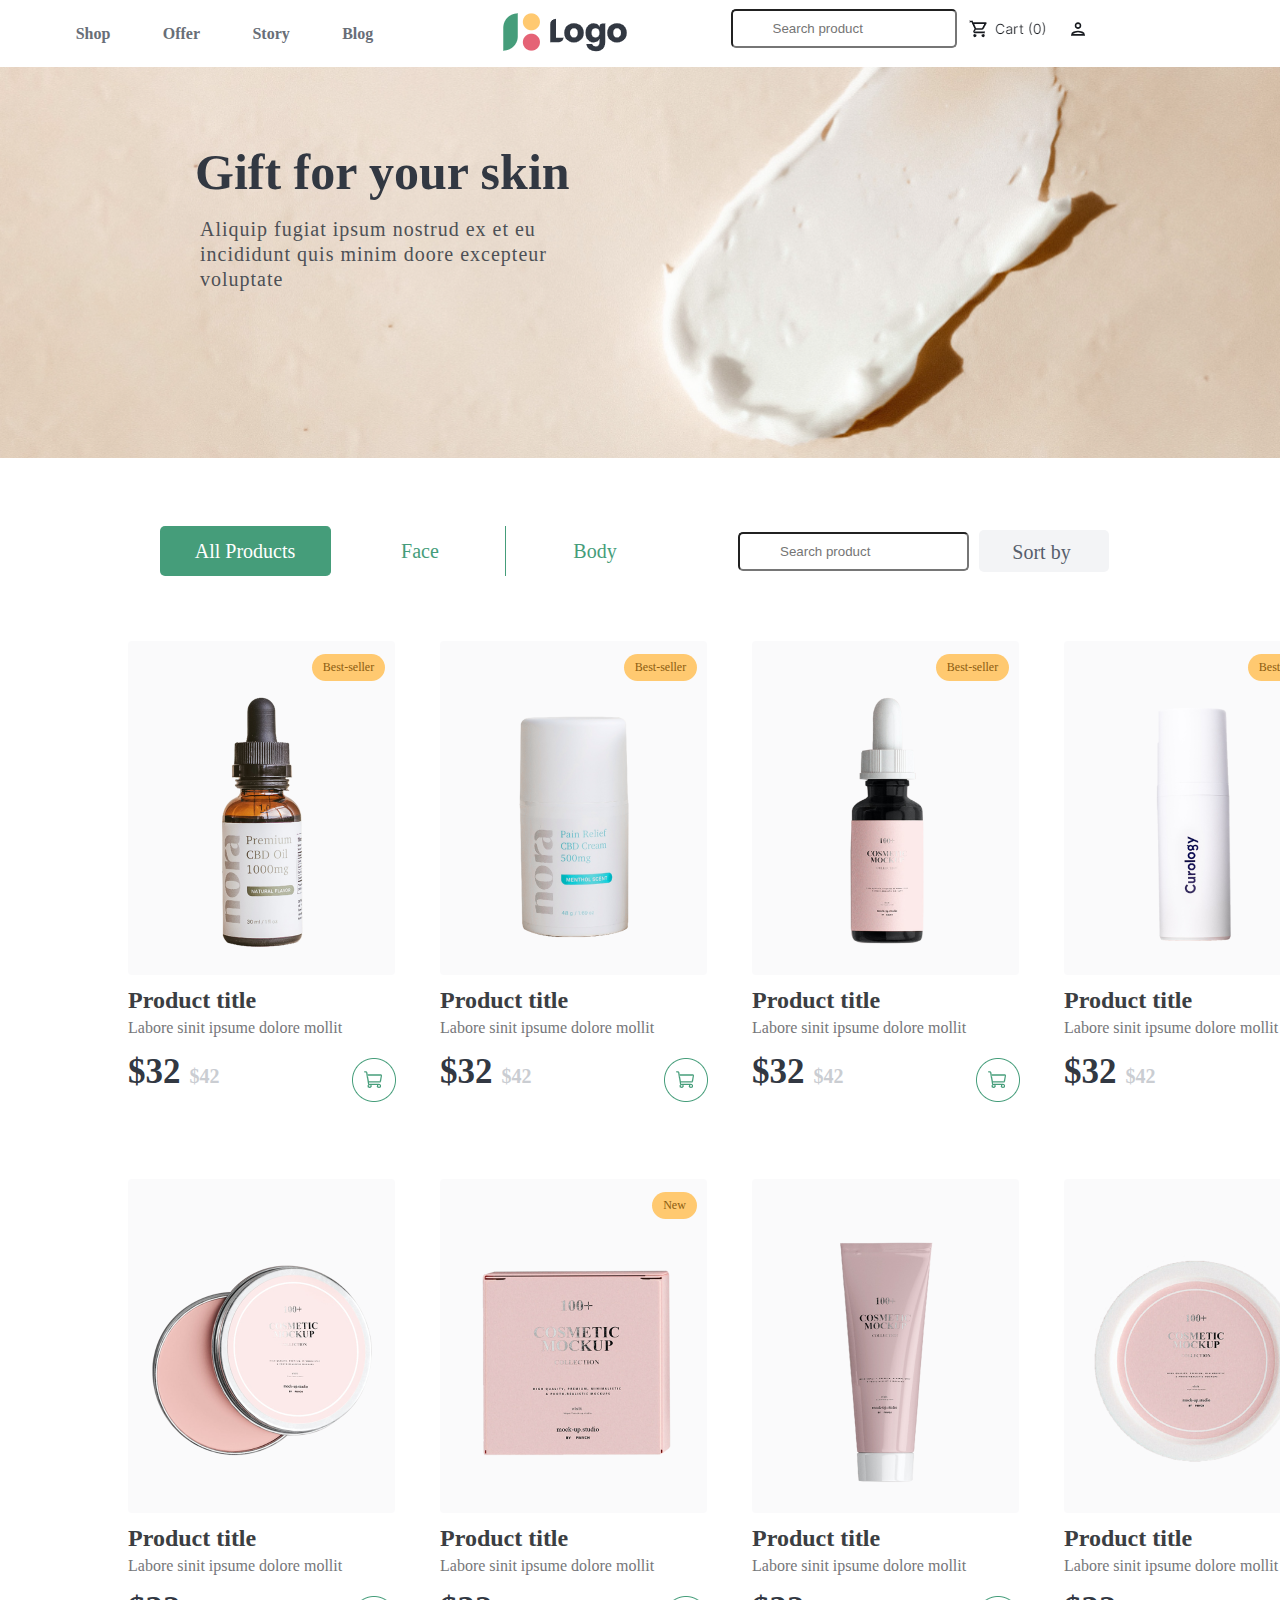
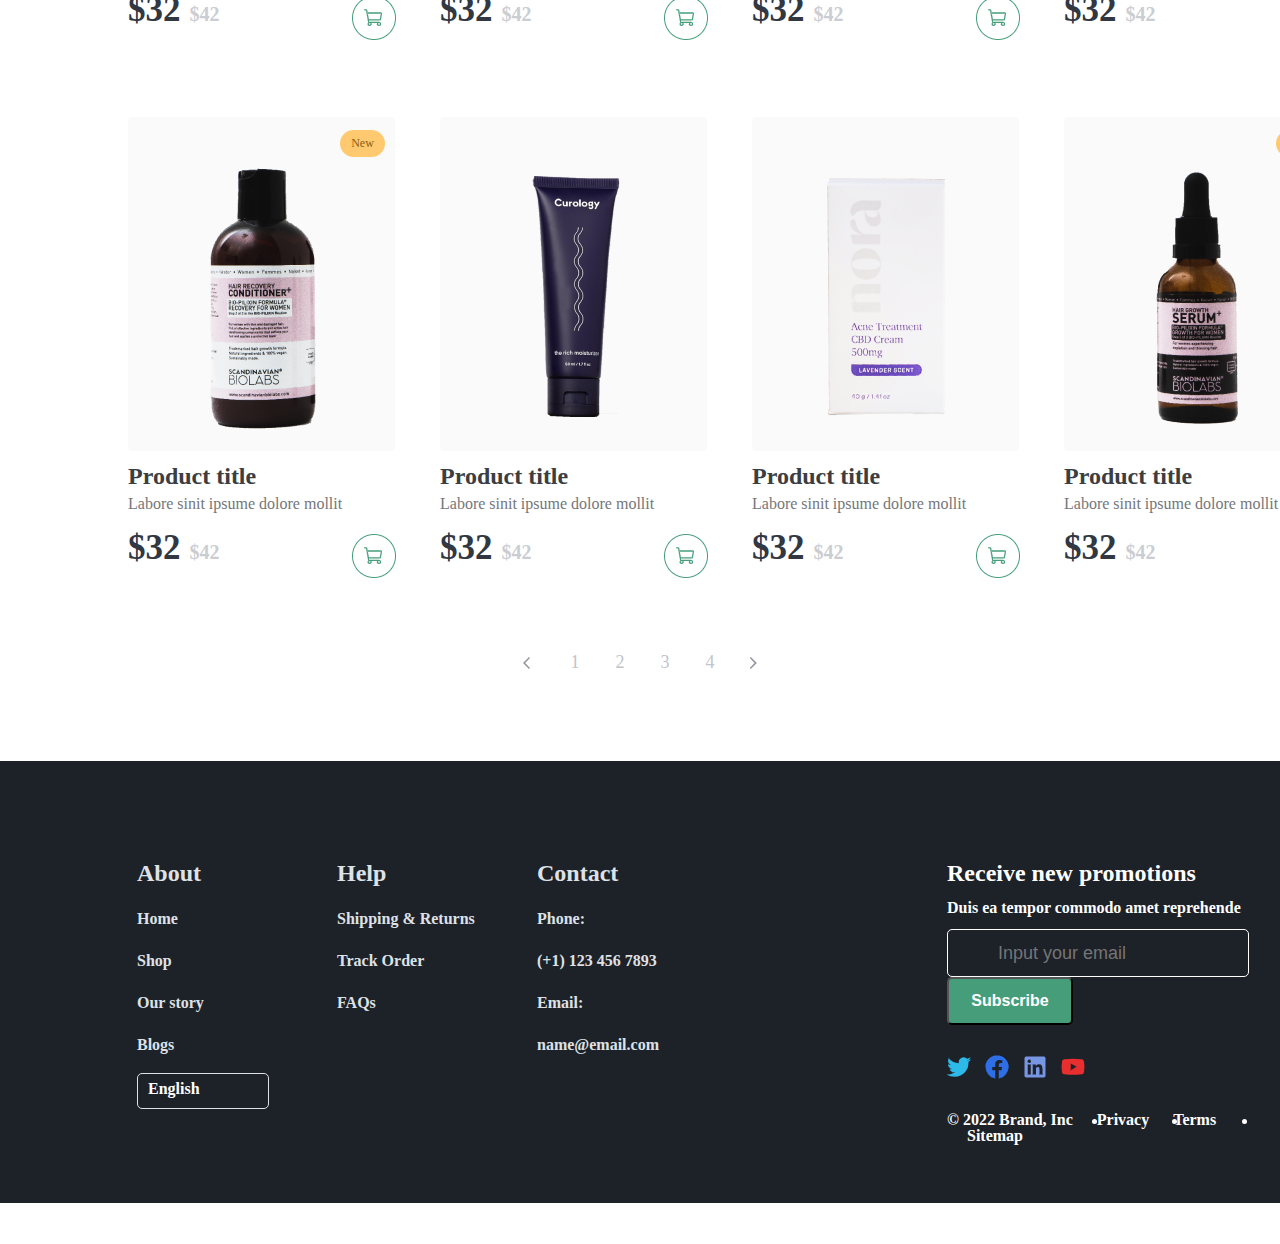
<file: index.html>
<!DOCTYPE html>
<html lang="en">

<head>
    <meta charset="UTF-8">
    <meta http-equiv="X-UA-Compatible" content="IE=edge">
    <meta name="viewport" content="width=device-width, initial-scale=1.0">
    <title>Document</title>
    <link rel="stylesheet" href="./reset.css">
    <link rel="stylesheet" href="style.css">
</head>



<body>
    <div id="menu-container">
        <div id="left">
            <a class="leftitem" href="">Shop</a>
            <a class="leftitem" href="">Offer</a>
            <a class="leftitem" href="">Story</a>
            <a class="leftitem" href="">Blog</a>
        </div>
        <div id="center">
            <img src="./1_ProductListing/logo.png" alt="">
        </div>
        <div id="right">
            <div class="rightitem">
                <i class="fa fa-search searchItem">   
                </i>
                <input type="text" class="input_right" placeholder="Search product">
            </div>
            <div class="rightitem">
                <img src="./1_ProductListing/cart_header.png" alt="">
            </div>
            <div class="rightitem">
                <img src="./1_ProductListing/user.png" alt="">
            </div>

        </div>

    </div>
    <div class="navImage">
        <img src="./1_ProductListing/imageHeader.png" alt="" class="imgHeader">
        <h2 class="navImage_title">Gift for your skin</h2>
        <p class="navImage_content">Aliquip fugiat ipsum nostrud ex et eu incididunt quis minim doore excepteur voluptate</p>
    </div>

    <div class="products_navbar">
        <div class="products_navbar-list">
            <span class="products_list-item">All Products</span>
            <span class="products_list-item">Face</span>
            <span class="products_list-item">Body</span>
        </div>
        <div class="products_navbar-search">
            <i class="fa fa-search searchItem">   
            </i>
            <input type="text" class="input_right" placeholder="Search product">
            <div class="sortItem">
                <span>Sort by</span> <i class="fa fa-stream iconStream"></i></div>
        </div>
    </div>
    <section class="products">
        <div class="products_item">
            <div class="products_item-image">
                <img src="./1_ProductListing/product1.png" alt="">
                <span class="products_title-image">Best-seller</span>
            </div>
            <h3 class="products_item-title">Product title</h3>
            <p class="products_item-content">Labore sinit ipsume dolore mollit</p>
            <div>
                <span class="price_first">$32</span>
                <span class="price_second">$42</span>
                <img src="./1_ProductListing/sales.png" alt="" class="cardSale">
            </div>
        </div>
        <div class="products_item">
            <div class="products_item-image">
                <img src="./1_ProductListing/product2.png" alt="">
                <span class="products_title-image">Best-seller</span>
            </div>
            <h3 class="products_item-title">Product title</h3>
            <p class="products_item-content">Labore sinit ipsume dolore mollit</p>
            <div>
                <span class="price_first">$32</span>
                <span class="price_second">$42</span>
                <img src="./1_ProductListing/sales.png" alt="" class="cardSale">
            </div>
        </div>
        <div class="products_item">
            <div class="products_item-image">
                <img src="./1_ProductListing/product3.png" alt="">
                <span class="products_title-image">Best-seller</span>
            </div>
            <h3 class="products_item-title">Product title</h3>
            <p class="products_item-content">Labore sinit ipsume dolore mollit</p>
            <div>
                <span class="price_first">$32</span>
                <span class="price_second">$42</span>
                <img src="./1_ProductListing/sales.png" alt="" class="cardSale">
            </div>
        </div>
        <div class="products_item">
            <div class="products_item-image">
                <img src="./1_ProductListing/product4.png" alt="">
                <span class="products_title-image">Best-seller</span>
            </div>
            <h3 class="products_item-title">Product title</h3>
            <p class="products_item-content">Labore sinit ipsume dolore mollit</p>
            <div>
                <span class="price_first">$32</span>
                <span class="price_second">$42</span>
                <img src="./1_ProductListing/sales.png" alt="" class="cardSale">
            </div>
        </div>


    </section>
    <section class="products">
        <div class="products_item">
            <div class="products_item-image">
                <img src="./1_ProductListing/product5.png" alt="">
            </div>
            <h3 class="products_item-title">Product title</h3>
            <p class="products_item-content">Labore sinit ipsume dolore mollit</p>
            <div>
                <span class="price_first">$32</span>
                <span class="price_second">$42</span>
                <img src="./1_ProductListing/sales.png" alt="" class="cardSale">
            </div>
        </div>
        <div class="products_item">
            <div class="products_item-image">
                <img src="./1_ProductListing/product6.png" alt="">
                <span class="products_title-image6">New</span>
            </div>
            <h3 class="products_item-title">Product title</h3>
            <p class="products_item-content">Labore sinit ipsume dolore mollit</p>
            <div>
                <span class="price_first">$32</span>
                <span class="price_second">$42</span>
                <img src="./1_ProductListing/sales.png" alt="" class="cardSale">
            </div>
        </div>
        <div class="products_item">
            <div class="products_item-image">
                <img src="./1_ProductListing/product7.png" alt="">
            </div>
            <h3 class="products_item-title">Product title</h3>
            <p class="products_item-content">Labore sinit ipsume dolore mollit</p>
            <div>
                <span class="price_first">$32</span>
                <span class="price_second">$42</span>
                <img src="./1_ProductListing/sales.png" alt="" class="cardSale">
            </div>
        </div>
        <div class="products_item">
            <div class="products_item-image">
                <img src="./1_ProductListing/product8.png" alt="">
            </div>
            <h3 class="products_item-title">Product title</h3>
            <p class="products_item-content">Labore sinit ipsume dolore mollit</p>
            <div>
                <span class="price_first">$32</span>
                <span class="price_second">$42</span>
                <img src="./1_ProductListing/sales.png" alt="" class="cardSale">
            </div>
        </div>


    </section>
    <section class="products">
        <div class="products_item">
            <div class="products_item-image">
                <img src="./1_ProductListing/product9.png" alt="">
                <span class="products_title-image6">New</span>
            </div>
            <h3 class="products_item-title">Product title</h3>
            <p class="products_item-content">Labore sinit ipsume dolore mollit</p>
            <div>
                <span class="price_first">$32</span>
                <span class="price_second">$42</span>
                <img src="./1_ProductListing/sales.png" alt="" class="cardSale">
            </div>
        </div>
        <div class="products_item">
            <div class="products_item-image">
                <img src="./1_ProductListing/product10.png" alt="">
            </div>
            <h3 class="products_item-title">Product title</h3>
            <p class="products_item-content">Labore sinit ipsume dolore mollit</p>
            <div>
                <span class="price_first">$32</span>
                <span class="price_second">$42</span>
                <img src="./1_ProductListing/sales.png" alt="" class="cardSale">
            </div>
        </div>
        <div class="products_item">
            <div class="products_item-image">
                <img src="./1_ProductListing/product11.png" alt="">
            </div>
            <h3 class="products_item-title">Product title</h3>
            <p class="products_item-content">Labore sinit ipsume dolore mollit</p>
            <div>
                <span class="price_first">$32</span>
                <span class="price_second">$42</span>
                <img src="./1_ProductListing/sales.png" alt="" class="cardSale">
            </div>
        </div>
        <div class="products_item">
            <div class="products_item-image">
                <img src="./1_ProductListing/product12.png" alt="">
                <span class="products_title-image6">New</span>
            </div>
            <h3 class="products_item-title">Product title</h3>
            <p class="products_item-content">Labore sinit ipsume dolore mollit</p>
            <div>
                <span class="price_first">$32</span>
                <span class="price_second">$42</span>
                <img src="./1_ProductListing/sales.png" alt="" class="cardSale">
            </div>
        </div>


    </section>

    <section class="numbers">
        <img src="./1_ProductListing/arrowLeft.png" alt="" class="arrowLeft">
        <span class="number">1</span>
        <span class="number">2</span>
        <span class="number">3</span>
        <span class="number">4</span>
        <img src="./1_ProductListing/arrayRight.png" alt="" class="arrowRight">
    </section>

    <footer>
        <div class="footerContent">
            <div class="footer_left">
                <div class="footer_item">
                    <a class="footer_left-title" href="">About</a>
                    <a class="footer_left-content" href="">Home</a>
                    <a class="footer_left-content" href="">Shop</a>
                    <a class="footer_left-content" href="">Our story</a>
                    <a class="footer_left-content" href="">Blogs</a>
                    <div class="btnEnglish">
                        <a href="" class="english">English</a>
                        <i class="fa fa-arrow-down arrow_down"></i>
                    </div>
                </div>
                <div class="footer_item">
                    <a class="footer_left-title" href="">Help</a>
                    <a class="footer_left-content" href="">Shipping & Returns</a>
                    <a class="footer_left-content" href="">Track Order</a>
                    <a class="footer_left-content" href="">FAQs</a>
                </div>
                <div class="footer_item">
                    <a class="footer_left-title" href="">Contact</a>
                    <a class="footer_left-content" href="">Phone:</a>
                    <a class="footer_left-content" href="">(+1) 123 456 7893</a>
                    <a class="footer_left-content" href="">Email:</a>
                    <a class="footer_left-content" href="">name@email.com</a>
                </div>
            </div>
            <div class="footer_right">
                <p class="footerRight_title">Receive new promotions</p>
                <p class="footerRight_content">Duis ea tempor commodo amet reprehende</p>
                <i class="fa fa-envelope email"></i>
                <form action="">
                    <input type="text" placeholder="Input your email" class="input_footer">
                    <button class="footer-button">Subscribe</button>
                </form>
                <div class="social">
                    <img src="./1_ProductListing/Twitter 1.png" alt="">
                    <img src="./1_ProductListing/Facebook 1.png" alt="">
                    <img src="./1_ProductListing/LinkedIn 1.png" alt="">
                    <img src="./1_ProductListing/YouTube 1.png" alt="">
                </div>
                <div class="address">
                    <p>
                        © 2022 Brand, Inc <span class="dot"></span> <span class="dot_content">Privacy</span> <span class="dot2"></span> <span class="dot_content">Terms</span> <span class="dot3"></span> <span class="dot_content">Sitemap</span>

                    </p>
                </div>
            </div>
        </div>

    </footer>
    <link rel="stylesheet" href="https://cdnjs.cloudflare.com/ajax/libs/font-awesome/6.3.0/css/all.min.css" integrity="sha512-SzlrxWUlpfuzQ+pcUCosxcglQRNAq/DZjVsC0lE40xsADsfeQoEypE+enwcOiGjk/bSuGGKHEyjSoQ1zVisanQ==" crossorigin="anonymous" referrerpolicy="no-referrer"
    />
</body>

</html>
</file>
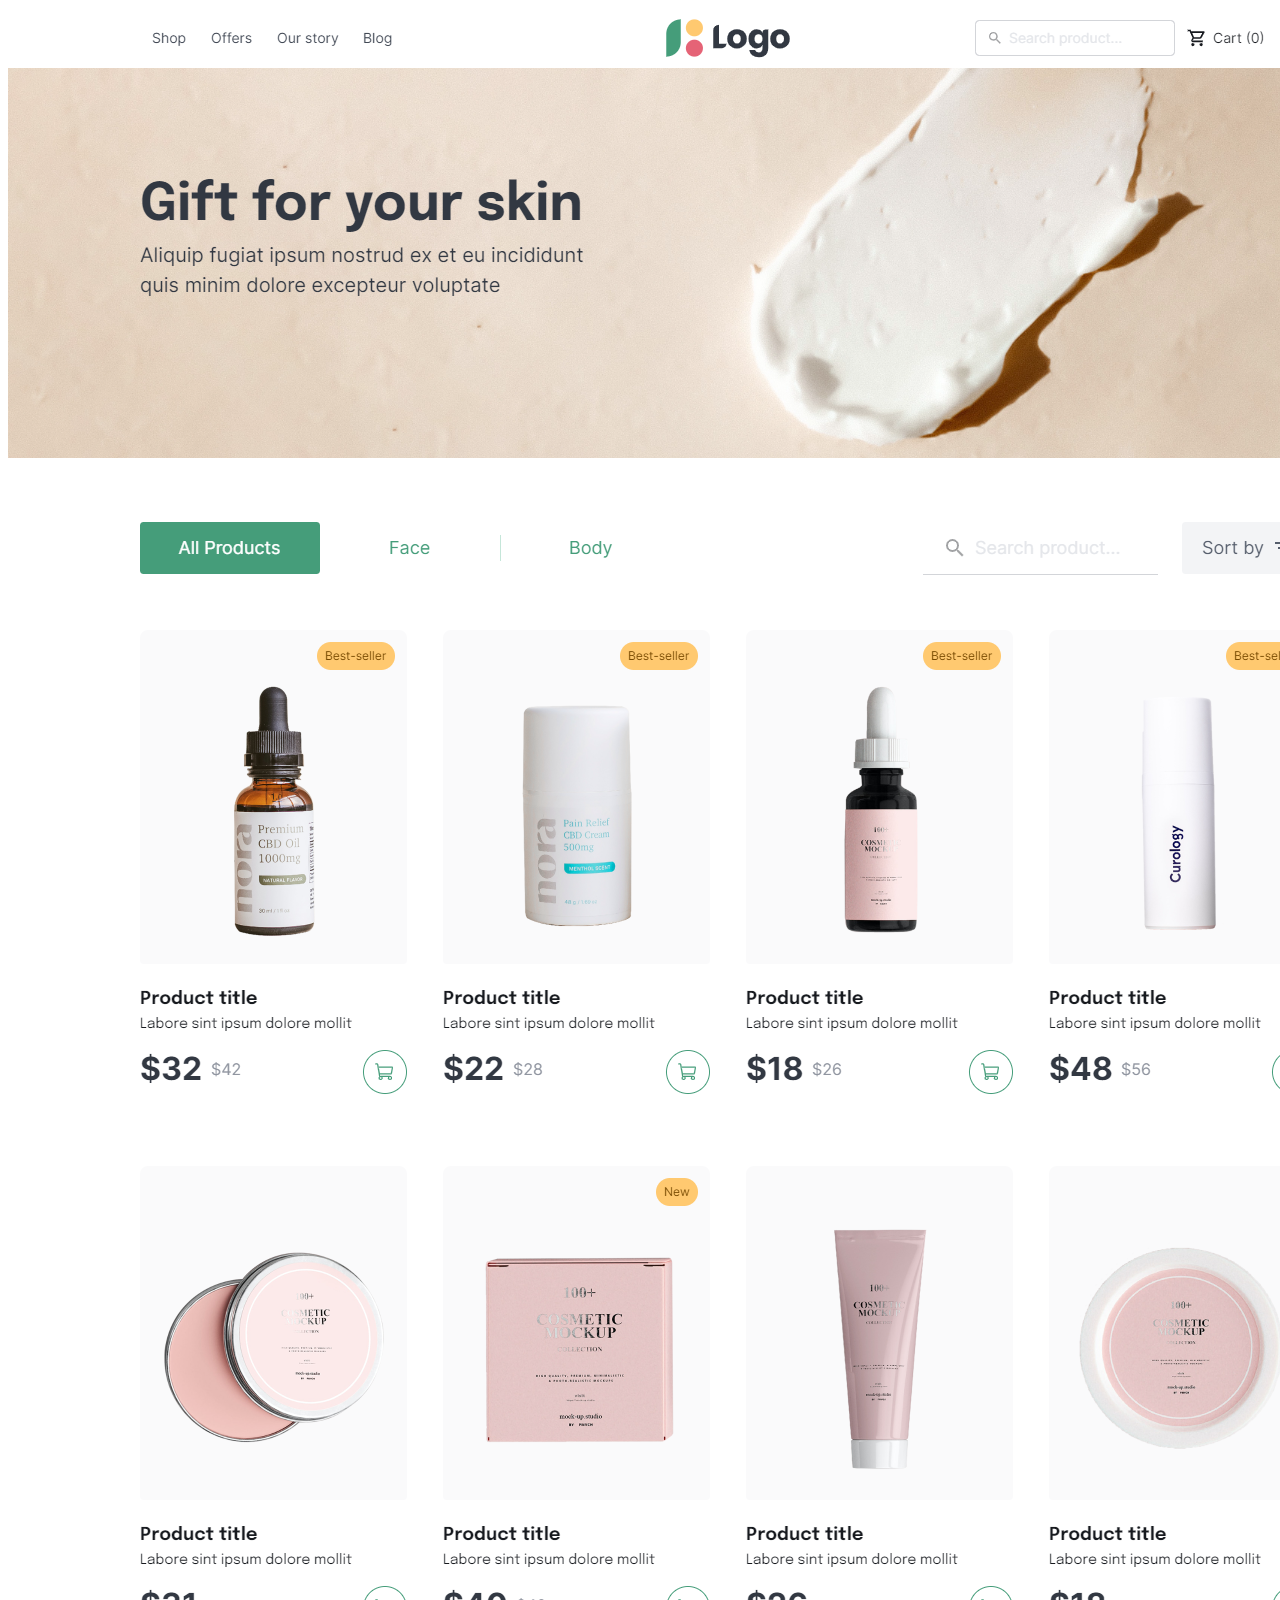
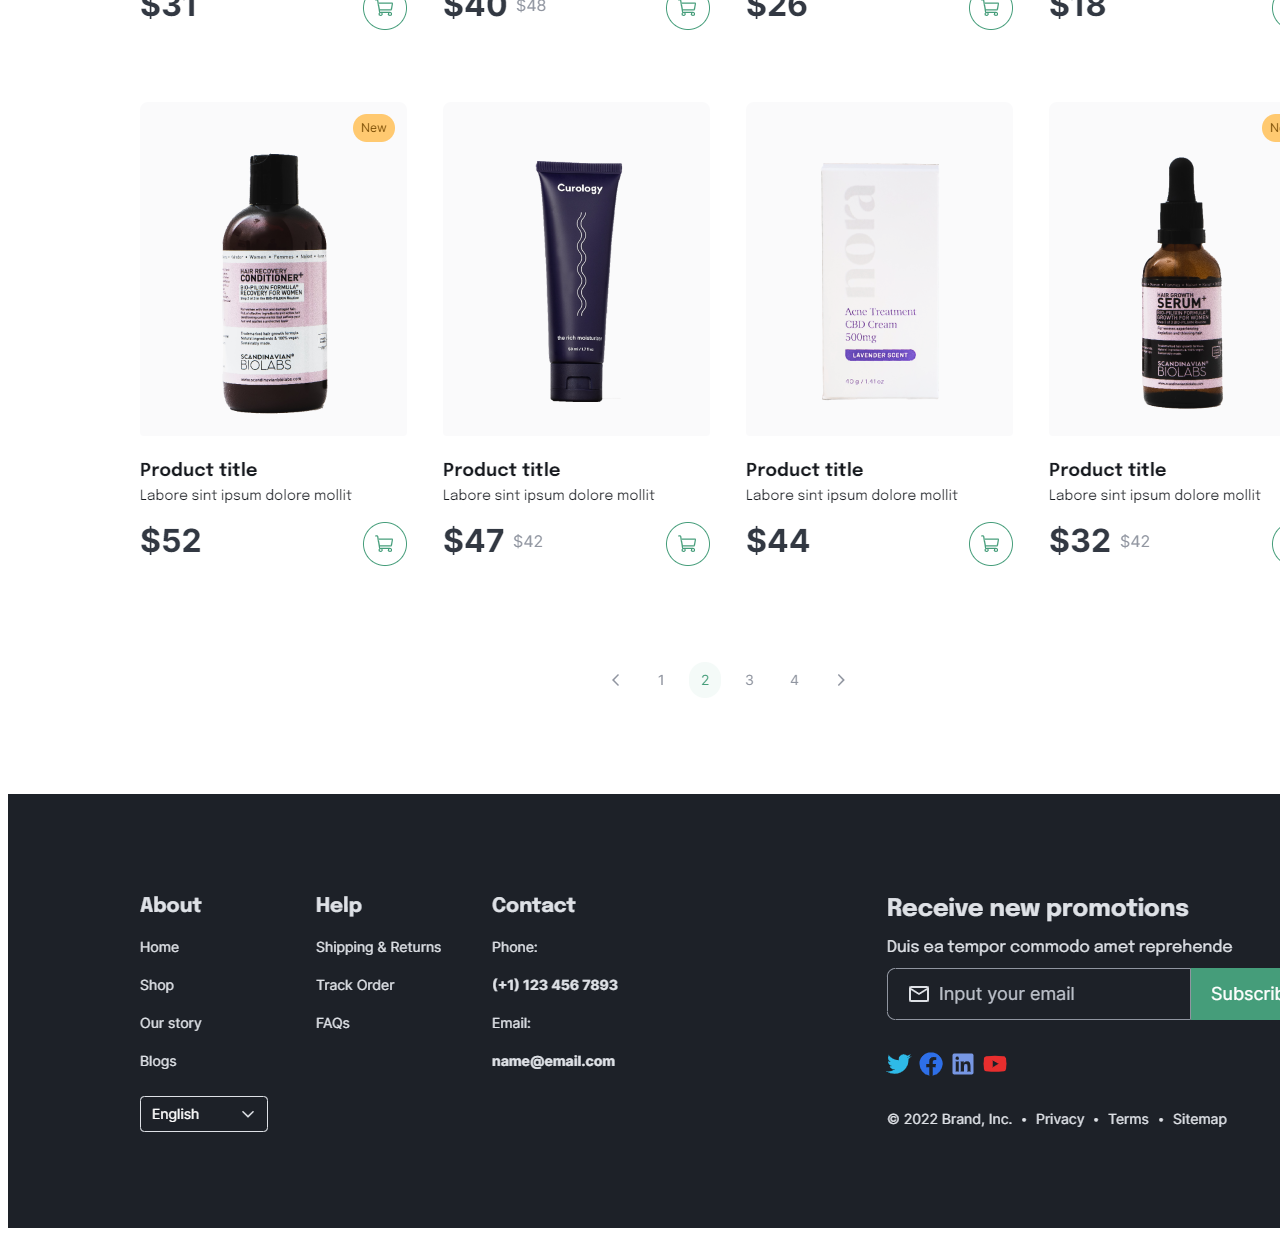
<file: 1_ProductListing/index.html>
<!DOCTYPE html>
<html lang="en">

<head>
    <meta charset="UTF-8">
    <meta http-equiv="X-UA-Compatible" content="IE=edge">
    <meta name="viewport" content="width=device-width, initial-scale=1.0">
    <title>Document</title>
</head>

<body>
    <img src="a_product_listing.png" alt="">
</body>

</html>
</file>
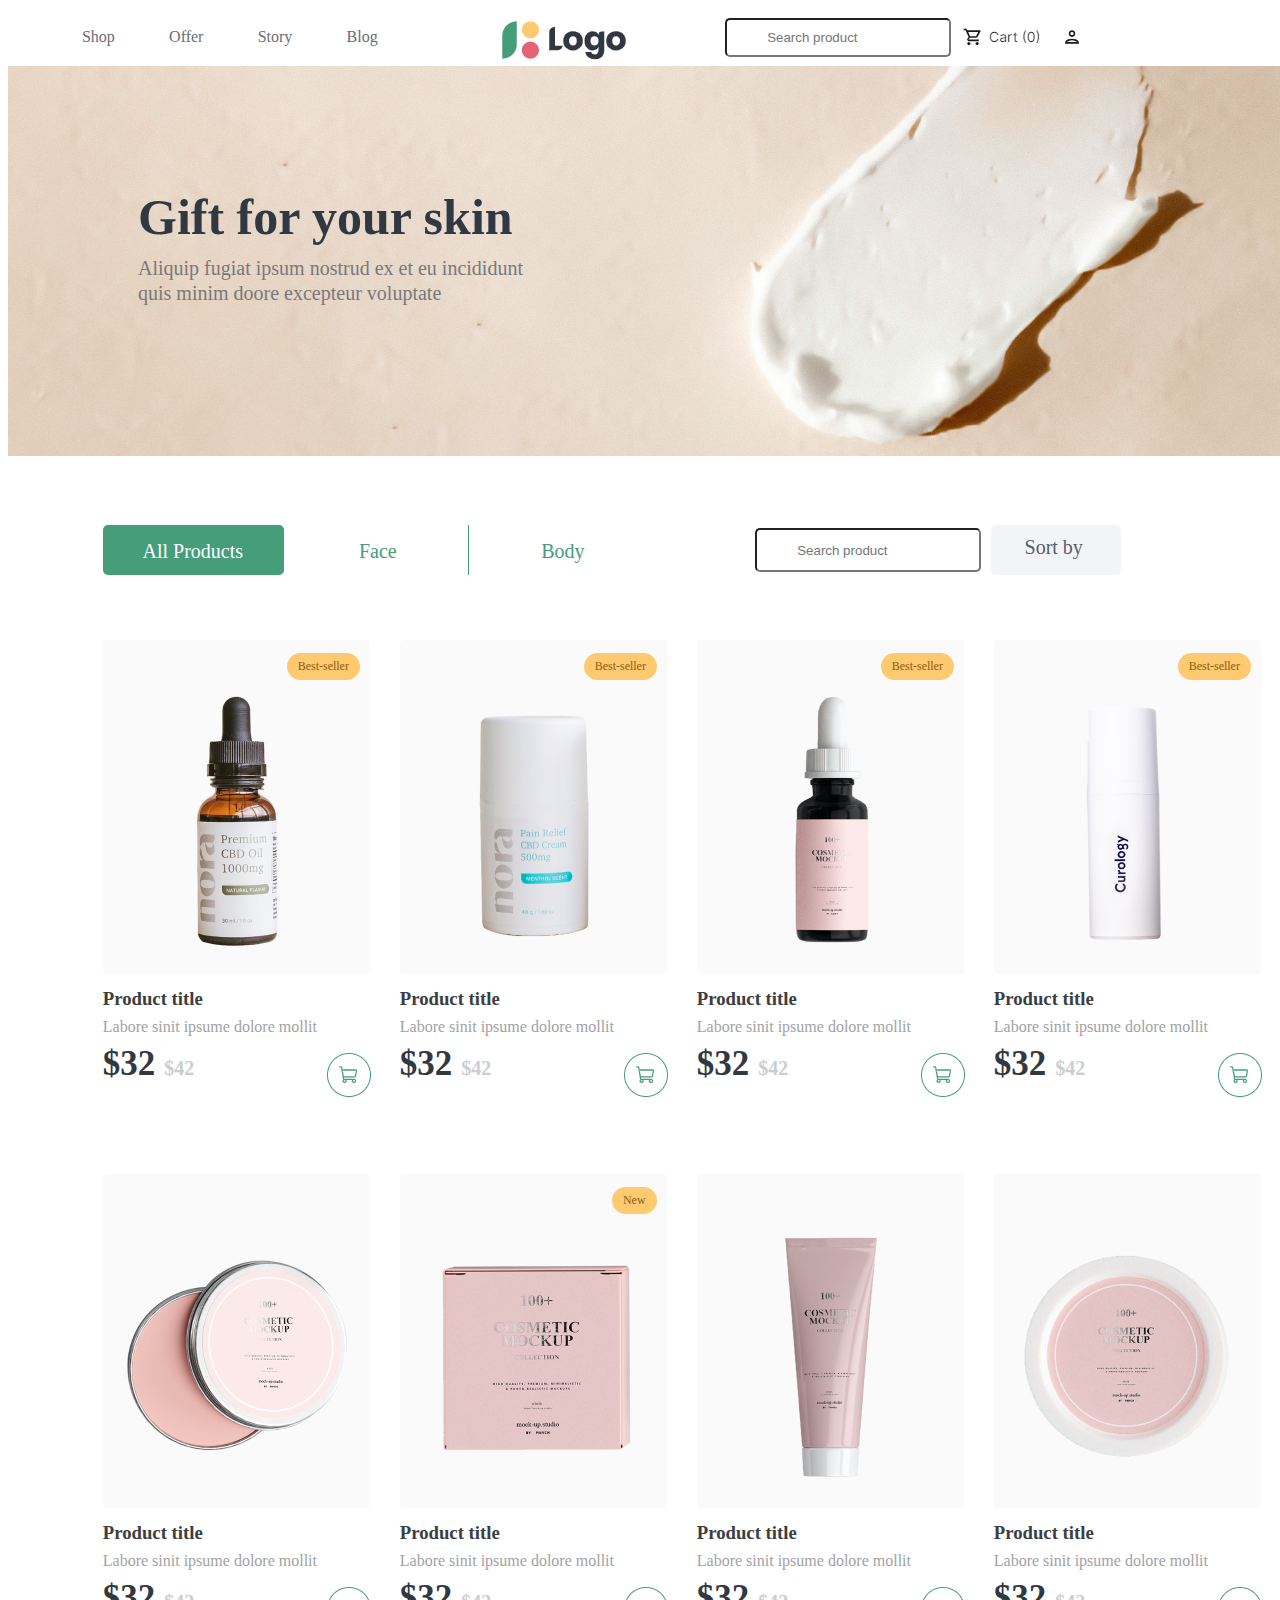
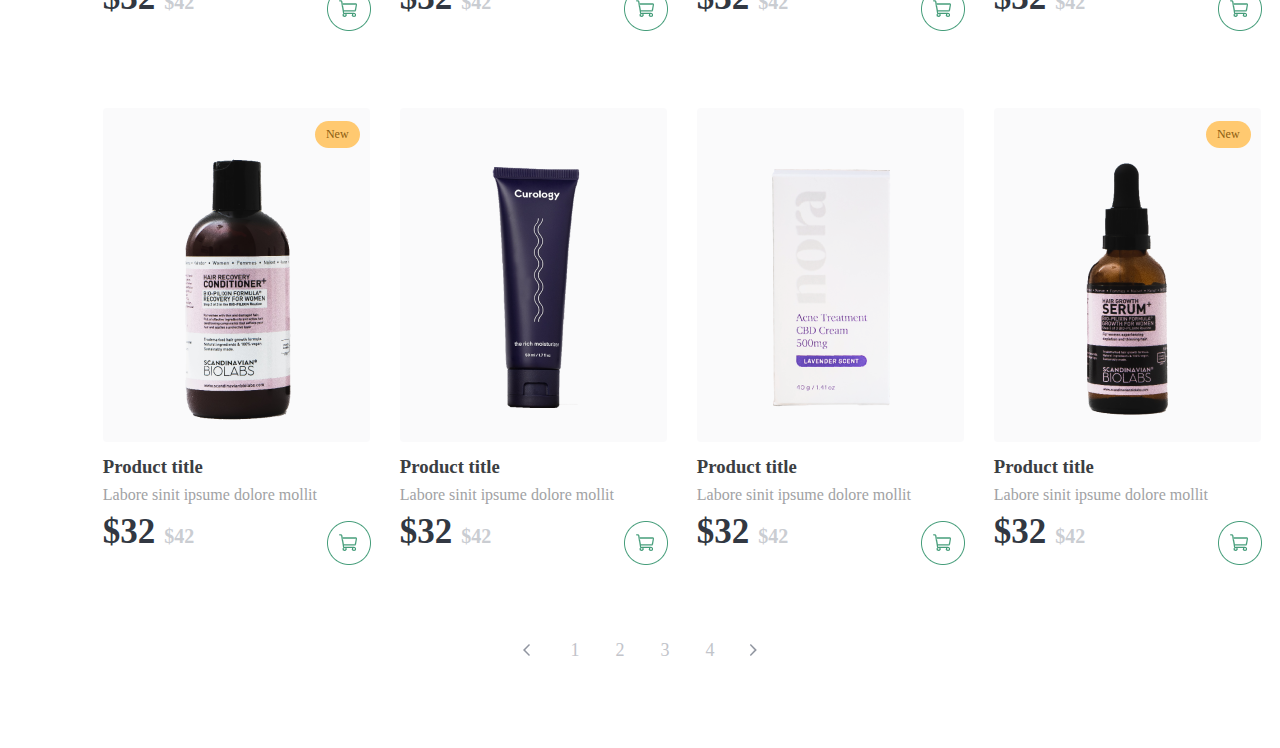
<file: indexa.html>
<!DOCTYPE html>
<html lang="en">

<head>
    <meta charset="UTF-8">
    <meta http-equiv="X-UA-Compatible" content="IE=edge">
    <meta name="viewport" content="width=device-width, initial-scale=1.0">
    <title>Document</title>
</head>
<style>
    #menu-container {
        display: flex;
        justify-content: space-around;
        align-items: center;
    }
    
    #left {
        display: flex;
        width: 350px;
        justify-content: space-around;
    }
    
    #right {
        display: flex;
        width: 500px;
        /* justify-content: space-around; */
        align-items: center;
    }
    
    #center {
        margin-top: 10px;
    }
    
    .leftitem {
        color: #686E77;
    }
    
    .rightitem {
        color: rgba(0, 0, 0, 0.5);
        display: flex;
        position: relative;
    }
    
    .rightitem .searchItem {
        position: absolute;
        left: 15px;
        top: 11px;
    }
    
    .rightitem .input_right {
        width: 180px;
        height: 33px;
        color: #e7e9ed;
        padding-left: 40px;
        border-radius: 5px;
        outline: none;
    }
    /* nav image */
    
    .navImage {
        position: relative;
    }
    
    .navImage_title {
        position: absolute;
        top: 80px;
        left: 130px;
        color: #323842;
        font-size: 50px;
        font-weight: bold;
    }
    
    .navImage_content {
        color: #7a787a;
        position: absolute;
        top: 170px;
        left: 130px;
        font-size: 20px;
        width: 420px;
        line-height: 25px;
    }
    /* Products */
    
    .products {
        width: 85%;
        margin: 0 auto;
        padding-top: 65px;
    }
    
    .products_navbar {
        display: flex;
        justify-content: space-between;
        width: 85%;
        margin: 0 auto;
        padding-top: 65px;
    }
    
    .products_list-item {
        color: #459d7a;
        width: 120px;
        height: 20px;
        padding: 15px 30px;
        font-size: 20px;
        background-color: white;
        transition: all 0.25s linear;
        display: inline-block;
        text-align: center;
    }
    
    .products_list-item:first-child {
        background-color: #459d7a;
        color: white;
        border-radius: 5px;
    }
    
    .products_list-item:not(:last-child) {
        border-right: 1px solid #459d7a;
    }
    
    .products_list-item:hover {
        background-color: #459d7a;
        color: white;
        cursor: pointer;
        border-radius: 5px;
    }
    
    .products_navbar-search {
        padding-right: 56px;
        position: relative;
        display: flex;
        align-items: center;
    }
    
    .searchItem {
        position: absolute;
        top: 18px;
        left: 13px;
        color: #323842;
        font-size: 15px;
        font-weight: bold;
    }
    
    .input_right {
        width: 180px;
        height: 38px;
        color: #e7e9ed;
        padding-left: 40px;
        border-radius: 5px;
        outline: none;
    }
    
    .sortItem {
        background: #f3f4f6;
        width: 130px;
        height: 40px;
        font-size: 20px;
        text-align: center;
        line-height: 35px;
        margin-left: 10px;
        border-radius: 5px;
        padding: 5px 0;
        color: #565e6c;
    }
    
    .iconStream {
        font-size: 18px;
        padding-left: 5px;
    }
    
    .products {
        display: flex;
        margin-bottom: 25px;
    }
    
    .products_item {
        margin-right: 30px;
        position: relative
    }
    
    .products_item-image {
        position: relative;
    }
    
    .products_title-image {
        position: absolute;
        width: 73px;
        height: 27px;
        background: #ffc970;
        right: 10px;
        top: 13px;
        text-align: center;
        line-height: 27px;
        border-radius: 15px;
        font-size: 12px;
        color: #8c5d11;
    }
    
    .products_item-title {
        color: #98999b;
        margin-top: 10px;
        margin-bottom: 0;
        color: #3b3e42;
    }
    
    .products_item-content {
        margin: 8px 0;
        color: #a1a2a4;
        font-weight: 400;
    }
    
    .price_first {
        font-size: 35px;
        color: #323842;
        font-weight: bold;
    }
    
    .price_second {
        color: rgb(202, 205, 210);
        font-size: 20px;
        font-weight: bolder;
        margin-left: 5px;
        margin-bottom: 20px;
    }
    
    .cardSale {
        position: absolute;
        bottom: -13px;
        right: -1px;
    }
    
    .products_title-image6 {
        position: absolute;
        width: 45px;
        height: 27px;
        background: #ffc970;
        right: 10px;
        top: 13px;
        text-align: center;
        line-height: 27px;
        border-radius: 15px;
        font-size: 12px;
        color: #8c5d11;
    }
    
    .products:last-child {
        margin-bottom: 30px;
    }
    /* Numbers */
    
    .numbers {
        display: flex;
        align-items: center;
        justify-content: center;
        margin: 80px auto;
    }
    
    .number {
        width: 20px;
        height: 20px;
        color: #c2c4ca;
        padding: 5px;
        text-align: center;
        font-size: 18px;
    }
    
    .number:hover {
        width: 20px;
        height: 20px;
        background-color: #f4faf8;
        border-radius: 50%;
        text-align: center;
        color: #7ebba4;
        padding: 5px;
        cursor: pointer;
    }
    
    .number:not(:last-of-type) {
        margin-right: 15px;
    }
    
    .arrowLeft {
        margin-right: 15px;
        cursor: pointer;
    }
    
    .arrowRight {
        cursor: pointer;
        margin-left: 10px;
    }
</style>


<body>
    <div id="menu-container">
        <div id="left">
            <div class="leftitem">Shop</div>
            <div class="leftitem">Offer</div>
            <div class="leftitem">Story</div>
            <div class="leftitem">Blog</div>
        </div>
        <div id="center">
            <img src="./1_ProductListing/logo.png" alt="">
        </div>
        <div id="right">
            <div class="rightitem">
                <i class="fa fa-search searchItem">   
                </i>
                <input type="text" class="input_right" placeholder="Search product">
            </div>
            <div class="rightitem">
                <img src="./1_ProductListing/cart_header.png" alt="">
            </div>
            <div class="rightitem">
                <img src="./1_ProductListing/user.png" alt="">
            </div>

        </div>

    </div>
    <div class="navImage">
        <img src="./1_ProductListing/imageHeader.png" alt="">
        <h2 class="navImage_title">Gift for your skin</h2>
        <p class="navImage_content">Aliquip fugiat ipsum nostrud ex et eu incididunt quis minim doore excepteur voluptate</p>
    </div>

    <div class="products_navbar">
        <div class="products_navbar-list">
            <span class="products_list-item">All Products</span>
            <span class="products_list-item">Face</span>
            <span class="products_list-item">Body</span>
        </div>
        <div class="products_navbar-search">
            <i class="fa fa-search searchItem">   
            </i>
            <input type="text" class="input_right" placeholder="Search product">
            <div class="sortItem">
                <span>Sort by</span> <i class="fa fa-stream iconStream"></i></div>
        </div>
    </div>
    <section class="products">
        <div class="products_item">
            <div class="products_item-image">
                <img src="./1_ProductListing/product1.png" alt="">
                <span class="products_title-image">Best-seller</span>
            </div>
            <h3 class="products_item-title">Product title</h3>
            <p class="products_item-content">Labore sinit ipsume dolore mollit</p>
            <div>
                <span class="price_first">$32</span>
                <span class="price_second">$42</span>
                <img src="./1_ProductListing/sales.png" alt="" class="cardSale">
            </div>
        </div>
        <div class="products_item">
            <div class="products_item-image">
                <img src="./1_ProductListing/product2.png" alt="">
                <span class="products_title-image">Best-seller</span>
            </div>
            <h3 class="products_item-title">Product title</h3>
            <p class="products_item-content">Labore sinit ipsume dolore mollit</p>
            <div>
                <span class="price_first">$32</span>
                <span class="price_second">$42</span>
                <img src="./1_ProductListing/sales.png" alt="" class="cardSale">
            </div>
        </div>
        <div class="products_item">
            <div class="products_item-image">
                <img src="./1_ProductListing/product3.png" alt="">
                <span class="products_title-image">Best-seller</span>
            </div>
            <h3 class="products_item-title">Product title</h3>
            <p class="products_item-content">Labore sinit ipsume dolore mollit</p>
            <div>
                <span class="price_first">$32</span>
                <span class="price_second">$42</span>
                <img src="./1_ProductListing/sales.png" alt="" class="cardSale">
            </div>
        </div>
        <div class="products_item">
            <div class="products_item-image">
                <img src="./1_ProductListing/product4.png" alt="">
                <span class="products_title-image">Best-seller</span>
            </div>
            <h3 class="products_item-title">Product title</h3>
            <p class="products_item-content">Labore sinit ipsume dolore mollit</p>
            <div>
                <span class="price_first">$32</span>
                <span class="price_second">$42</span>
                <img src="./1_ProductListing/sales.png" alt="" class="cardSale">
            </div>
        </div>


    </section>
    <section class="products">
        <div class="products_item">
            <div class="products_item-image">
                <img src="./1_ProductListing/product5.png" alt="">
            </div>
            <h3 class="products_item-title">Product title</h3>
            <p class="products_item-content">Labore sinit ipsume dolore mollit</p>
            <div>
                <span class="price_first">$32</span>
                <span class="price_second">$42</span>
                <img src="./1_ProductListing/sales.png" alt="" class="cardSale">
            </div>
        </div>
        <div class="products_item">
            <div class="products_item-image">
                <img src="./1_ProductListing/product6.png" alt="">
                <span class="products_title-image6">New</span>
            </div>
            <h3 class="products_item-title">Product title</h3>
            <p class="products_item-content">Labore sinit ipsume dolore mollit</p>
            <div>
                <span class="price_first">$32</span>
                <span class="price_second">$42</span>
                <img src="./1_ProductListing/sales.png" alt="" class="cardSale">
            </div>
        </div>
        <div class="products_item">
            <div class="products_item-image">
                <img src="./1_ProductListing/product7.png" alt="">
            </div>
            <h3 class="products_item-title">Product title</h3>
            <p class="products_item-content">Labore sinit ipsume dolore mollit</p>
            <div>
                <span class="price_first">$32</span>
                <span class="price_second">$42</span>
                <img src="./1_ProductListing/sales.png" alt="" class="cardSale">
            </div>
        </div>
        <div class="products_item">
            <div class="products_item-image">
                <img src="./1_ProductListing/product8.png" alt="">
            </div>
            <h3 class="products_item-title">Product title</h3>
            <p class="products_item-content">Labore sinit ipsume dolore mollit</p>
            <div>
                <span class="price_first">$32</span>
                <span class="price_second">$42</span>
                <img src="./1_ProductListing/sales.png" alt="" class="cardSale">
            </div>
        </div>


    </section>
    <section class="products">
        <div class="products_item">
            <div class="products_item-image">
                <img src="./1_ProductListing/product9.png" alt="">
                <span class="products_title-image6">New</span>
            </div>
            <h3 class="products_item-title">Product title</h3>
            <p class="products_item-content">Labore sinit ipsume dolore mollit</p>
            <div>
                <span class="price_first">$32</span>
                <span class="price_second">$42</span>
                <img src="./1_ProductListing/sales.png" alt="" class="cardSale">
            </div>
        </div>
        <div class="products_item">
            <div class="products_item-image">
                <img src="./1_ProductListing/product10.png" alt="">
            </div>
            <h3 class="products_item-title">Product title</h3>
            <p class="products_item-content">Labore sinit ipsume dolore mollit</p>
            <div>
                <span class="price_first">$32</span>
                <span class="price_second">$42</span>
                <img src="./1_ProductListing/sales.png" alt="" class="cardSale">
            </div>
        </div>
        <div class="products_item">
            <div class="products_item-image">
                <img src="./1_ProductListing/product11.png" alt="">
            </div>
            <h3 class="products_item-title">Product title</h3>
            <p class="products_item-content">Labore sinit ipsume dolore mollit</p>
            <div>
                <span class="price_first">$32</span>
                <span class="price_second">$42</span>
                <img src="./1_ProductListing/sales.png" alt="" class="cardSale">
            </div>
        </div>
        <div class="products_item">
            <div class="products_item-image">
                <img src="./1_ProductListing/product12.png" alt="">
                <span class="products_title-image6">New</span>
            </div>
            <h3 class="products_item-title">Product title</h3>
            <p class="products_item-content">Labore sinit ipsume dolore mollit</p>
            <div>
                <span class="price_first">$32</span>
                <span class="price_second">$42</span>
                <img src="./1_ProductListing/sales.png" alt="" class="cardSale">
            </div>
        </div>


    </section>

    <section class="numbers">
        <img src="./1_ProductListing/arrowLeft.png" alt="" class="arrowLeft">
        <span class="number">1</span>
        <span class="number">2</span>
        <span class="number">3</span>
        <span class="number">4</span>
        <img src="./1_ProductListing/arrayRight.png" alt="" class="arrowRight">
    </section>

    <footer>

    </footer>
    <link rel="stylesheet" href="https://cdnjs.cloudflare.com/ajax/libs/font-awesome/6.3.0/css/all.min.css" integrity="sha512-SzlrxWUlpfuzQ+pcUCosxcglQRNAq/DZjVsC0lE40xsADsfeQoEypE+enwcOiGjk/bSuGGKHEyjSoQ1zVisanQ==" crossorigin="anonymous" referrerpolicy="no-referrer"
    />
</body>

</html>
</file>
<file: style.css>
#menu-container {
    display: flex;
    justify-content: space-around;
    align-items: center;
    margin-bottom: 10px;
}

#left {
    display: flex;
    width: 350px;
    justify-content: space-around;
}

.leftitem {
    padding-top: 10px;
    font-weight: bold;
}

#right {
    display: flex;
    width: 500px;
    /* justify-content: space-around; */
    align-items: center;
}

#center {
    margin-top: 10px;
}

.leftitem {
    color: #686E77;
}

.rightitem {
    color: rgba(0, 0, 0, 0.5);
    display: flex;
    position: relative;
}

.rightitem .searchItem {
    position: absolute;
    left: 15px;
    top: 11px;
}

.rightitem .input_right {
    width: 180px;
    height: 33px;
    color: #e7e9ed;
    padding-left: 40px;
    border-radius: 5px;
    outline: none;
}


/* nav image */

.navImage {
    position: relative;
}

.imgHeader {
    width: 100%;
    height: 391px;
    object-fit: cover;
}

.navImage_title {
    position: absolute;
    top: 80px;
    left: 195px;
    color: #323842;
    font-size: 50px;
    font-weight: bold;
}

.navImage_content {
    color: #4d5055;
    position: absolute;
    top: 150px;
    left: 200px;
    font-size: 20px;
    width: 424px;
    line-height: 25px;
    letter-spacing: 1px;
}


/* Products */

.products {
    width: 80%;
    margin: 0 auto;
    padding-top: 65px;
    gap: 15px;
    display: flex;
    margin-bottom: 25px;
}

.products_navbar {
    display: flex;
    justify-content: space-between;
    width: 75%;
    margin: 0 auto;
    padding-top: 65px;
}

.products_list-item {
    color: #459d7a;
    width: 110px;
    height: 20px;
    padding: 15px 30px;
    font-size: 20px;
    background-color: white;
    transition: all 0.25s linear;
    display: inline-block;
    text-align: center;
}

.products_list-item:first-child {
    background-color: #459d7a;
    color: white;
    border-radius: 5px;
}

.products_list-item:not(:last-child) {
    border-right: 1px solid #459d7a;
}

.products_list-item:hover {
    background-color: #459d7a;
    color: white;
    cursor: pointer;
    border-radius: 5px;
}

.products_navbar-search {
    padding-right: 56px;
    position: relative;
    display: flex;
    align-items: center;
    margin-right: -45px;
}

.searchItem {
    position: absolute;
    top: 18px;
    left: 13px;
    color: #323842;
    font-size: 15px;
    font-weight: bold;
}

.input_right {
    width: 185px;
    height: 33px;
    color: #e7e9ed;
    padding-left: 40px;
    border-radius: 5px;
    outline: none;
}

.sortItem {
    background: #f3f4f6;
    width: 130px;
    height: 32px;
    font-size: 20px;
    text-align: center;
    line-height: 35px;
    margin-left: 10px;
    border-radius: 5px;
    padding: 5px 0;
    color: #565e6c;
}

.iconStream {
    font-size: 18px;
    padding-left: 5px;
}

.products_item {
    margin-right: 30px;
    position: relative
}

.products_item-image {
    position: relative;
}

.products_title-image {
    position: absolute;
    width: 73px;
    height: 27px;
    background: #ffc970;
    right: 10px;
    top: 13px;
    text-align: center;
    line-height: 27px;
    border-radius: 15px;
    font-size: 12px;
    color: #8c5d11;
}

.products_item-title {
    margin-top: 10px;
    margin-bottom: 0;
    color: #3b3e42;
    font-weight: bold;
    font-size: 24px;
}

.products_item-content {
    margin: 8px 0;
    color: #757679;
    margin-bottom: 18px;
}

.price_first {
    font-size: 35px;
    color: #323842;
    font-weight: bold;
}

.price_second {
    color: rgb(202, 205, 210);
    font-size: 20px;
    font-weight: bolder;
    margin-left: 5px;
    margin-bottom: 20px;
}

.cardSale {
    position: absolute;
    bottom: -13px;
    right: -1px;
}

.products_title-image6 {
    position: absolute;
    width: 45px;
    height: 27px;
    background: #ffc970;
    right: 10px;
    top: 13px;
    text-align: center;
    line-height: 27px;
    border-radius: 15px;
    font-size: 12px;
    color: #8c5d11;
}

.products:last-child {
    margin-bottom: 30px;
}


/* Numbers */

.numbers {
    display: flex;
    align-items: center;
    justify-content: center;
    margin: 80px auto;
}

.number {
    width: 20px;
    height: 20px;
    color: #c2c4ca;
    padding: 5px;
    text-align: center;
    font-size: 18px;
}

.number:hover {
    width: 20px;
    height: 20px;
    background-color: #f4faf8;
    border-radius: 50%;
    text-align: center;
    color: #7ebba4;
    padding: 5px;
    cursor: pointer;
}

.number:not(:last-of-type) {
    margin-right: 15px;
}

.arrowLeft {
    margin-right: 15px;
    cursor: pointer;
}

.arrowRight {
    cursor: pointer;
    margin-left: 10px;
}


/* FOOTER */

footer {
    width: 100%;
    height: 442px;
    background-color: #1d2128;
}

.footerContent {
    padding: 100px 137px;
    display: flex;
}

.footer_left {
    display: flex;
}

.footer_item {
    display: flex;
    flex-direction: column;
}

.footer_left-title {
    color: #dee1e6;
    font-size: 24px;
    font-weight: bolder;
}

.footer_left-content {
    color: #dee1e6;
    padding-top: 26px;
    font-weight: 600;
    width: 200px;
}

.btnEnglish {
    color: #dee1e6;
    border: 1px solid#dee1e6;
    width: 110px;
    height: 20px;
    border-radius: 5px;
    padding: 7px 10px;
    margin-top: 20px;
    cursor: pointer;
}

.btnEnglish a {
    color: white;
}

.iconArrowDown {
    color: white;
    width: 5px;
    height: 5px;
    display: inline-block;
}

.footer_right {
    color: white;
    padding-left: 210px;
    position: relative;
}

.footerRight_title {
    font-size: 24px;
    font-weight: bolder;
}

.footerRight_content {
    margin-top: 15px;
    margin-bottom: 13px;
    font-weight: bold;
}

.input_footer {
    padding: 10px;
    border-radius: 5px;
    background-color: #1d2128;
    height: 26px;
    width: 240px;
    display: inline-block;
    border: 1px solid white;
    padding-left: 50px;
    font-size: 18px;
    color: #a9aeb6;
}

.email {
    position: absolute;
    top: 83px;
    left: 228px;
    font-size: 18px;
}

.footer-button {
    background-color: #459d7a;
    height: 48px;
    color: white;
    border-radius: 5px;
    font-weight: bold;
    font-size: 16px;
    width: 126px;
    cursor: pointer;
}

.social {
    padding: 30px 0;
}

.social>img {
    margin-right: 10px;
}

.address {
    position: relative;
    font-weight: bold;
}

.dot {
    position: absolute;
    display: inline-block;
    width: 5px;
    height: 5px;
    background-color: white;
    border-radius: 50%;
    top: 7px;
    left: 135px;
    margin: 0 10px;
}

.dot_content {
    margin-left: 20px;
}

.dot2 {
    position: absolute;
    display: inline-block;
    width: 5px;
    height: 5px;
    background-color: white;
    border-radius: 50%;
    top: 7px;
    left: 215px;
    margin: 0 10px;
}

.dot3 {
    position: absolute;
    display: inline-block;
    width: 5px;
    height: 5px;
    background-color: white;
    border-radius: 50%;
    top: 7px;
    left: 285px;
    margin: 0 10px;
}

.arrow_down {
    padding-left: 40px;
}

.english {
    font-weight: bold;
}
</file>
